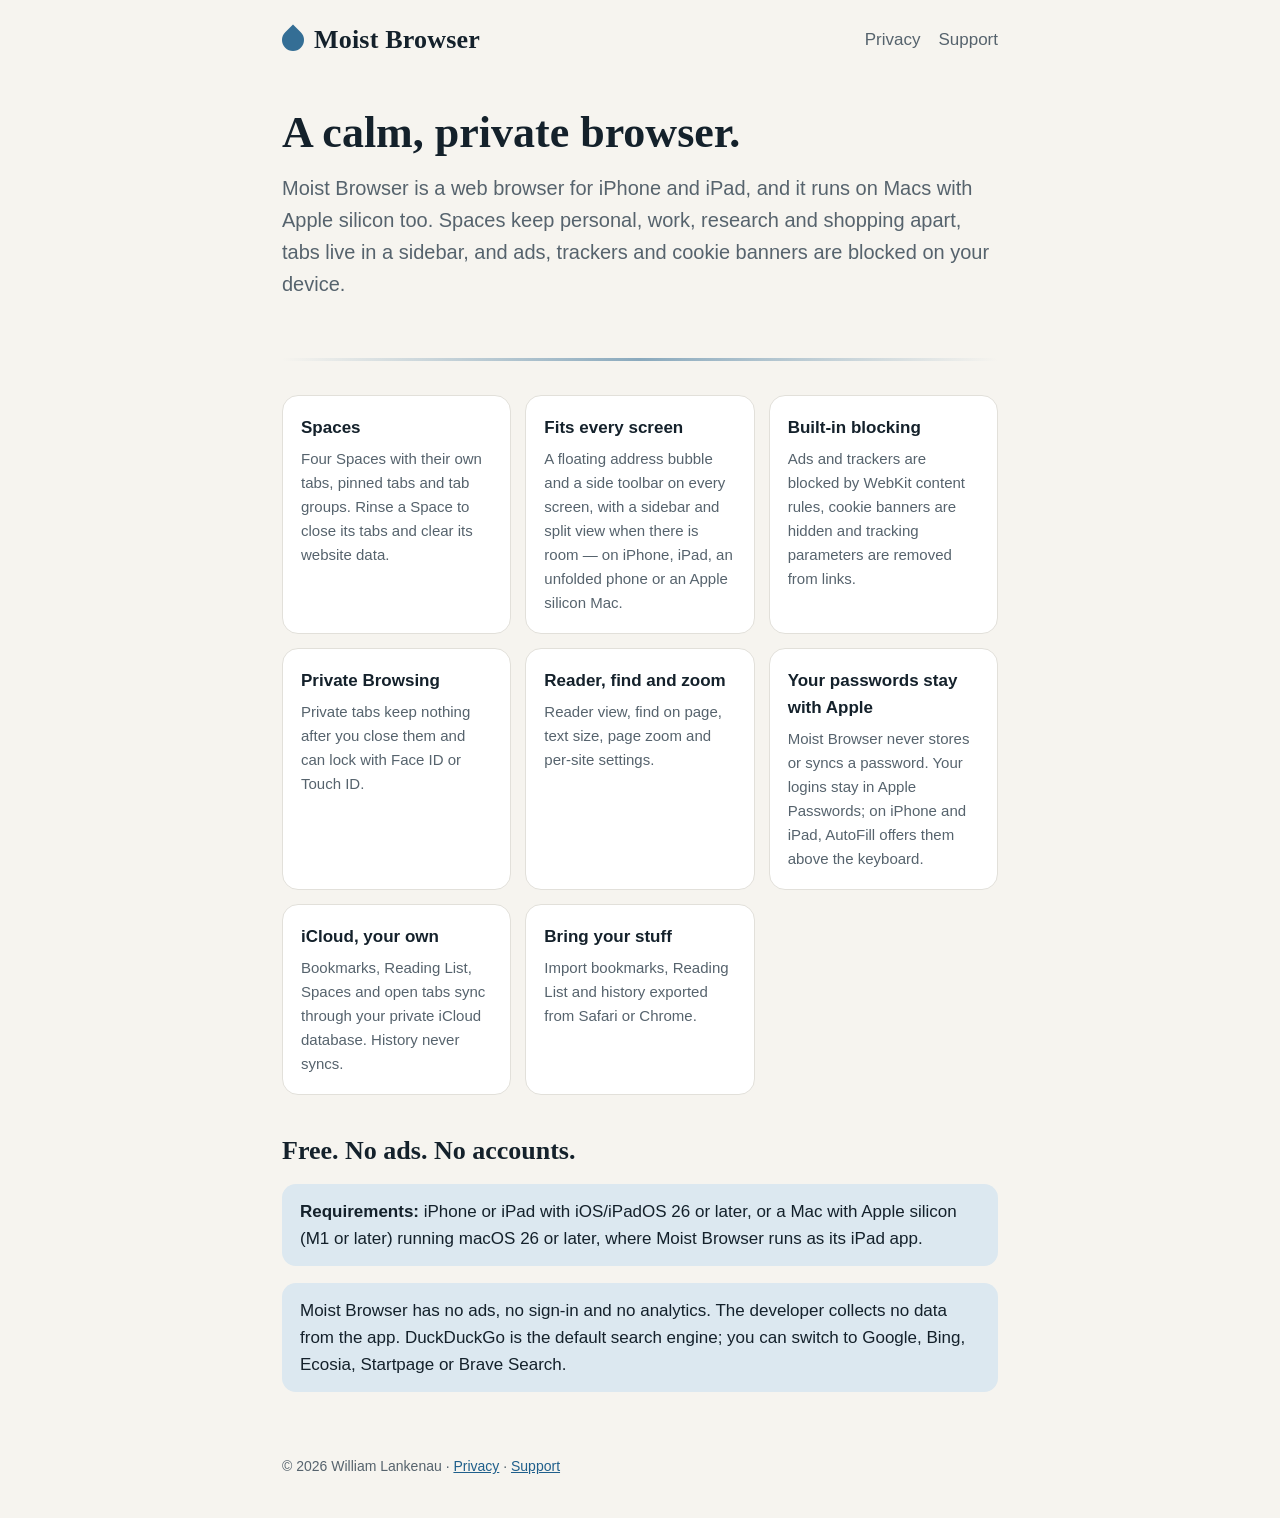
<file: index.html>
<!doctype html>
<html lang="en">
<head>
<meta charset="utf-8"><meta name="viewport" content="width=device-width,initial-scale=1">
<title>Moist Browser — a calm, private web browser for iPhone, iPad and Apple silicon Macs</title>
<meta name="description" content="Moist Browser is a free, private web browser for iPhone, iPad and Apple silicon Macs with Spaces, vertical tabs, split view and built-in blocking. No ads, no accounts, no data collected.">
<link rel="stylesheet" href="style.css">
</head>
<body>
<header><a class="brand" href="./"><span class="drop"></span>Moist Browser</a>
<nav><a href="privacy.html">Privacy</a><a href="support.html">Support</a></nav></header>
<main>
<section class="hero">
<h1>A calm, private browser.</h1>
<p>Moist Browser is a web browser for iPhone and iPad, and it runs on Macs with Apple silicon too. Spaces keep personal, work, research and shopping apart, tabs live in a sidebar, and ads, trackers and cookie banners are blocked on your device.</p>
</section>
<div class="ripple"></div>
<div class="grid">
<div class="card"><h3>Spaces</h3><p>Four Spaces with their own tabs, pinned tabs and tab groups. Rinse a Space to close its tabs and clear its website data.</p></div>
<div class="card"><h3>Fits every screen</h3><p>A floating address bubble and a side toolbar on every screen, with a sidebar and split view when there is room — on iPhone, iPad, an unfolded phone or an Apple silicon Mac.</p></div>
<div class="card"><h3>Built-in blocking</h3><p>Ads and trackers are blocked by WebKit content rules, cookie banners are hidden and tracking parameters are removed from links.</p></div>
<div class="card"><h3>Private Browsing</h3><p>Private tabs keep nothing after you close them and can lock with Face ID or Touch ID.</p></div>
<div class="card"><h3>Reader, find and zoom</h3><p>Reader view, find on page, text size, page zoom and per-site settings.</p></div>
<div class="card"><h3>Your passwords stay with Apple</h3><p>Moist Browser never stores or syncs a password. Your logins stay in Apple Passwords; on iPhone and iPad, AutoFill offers them above the keyboard.</p></div>
<div class="card"><h3>iCloud, your own</h3><p>Bookmarks, Reading List, Spaces and open tabs sync through your private iCloud database. History never syncs.</p></div>
<div class="card"><h3>Bring your stuff</h3><p>Import bookmarks, Reading List and history exported from Safari or Chrome.</p></div>
</div>
<h2>Free. No ads. No accounts.</h2>
<p class="note"><strong>Requirements:</strong> iPhone or iPad with iOS/iPadOS 26 or later, or a Mac with Apple silicon (M1 or later) running macOS 26 or later, where Moist Browser runs as its iPad app.</p>
<p class="note">Moist Browser has no ads, no sign-in and no analytics. The developer collects no data from the app. DuckDuckGo is the default search engine; you can switch to Google, Bing, Ecosia, Startpage or Brave Search.</p>
</main>
<footer>© 2026 William Lankenau · <a href="privacy.html">Privacy</a> · <a href="support.html">Support</a></footer>
</body>
</html>
</file>
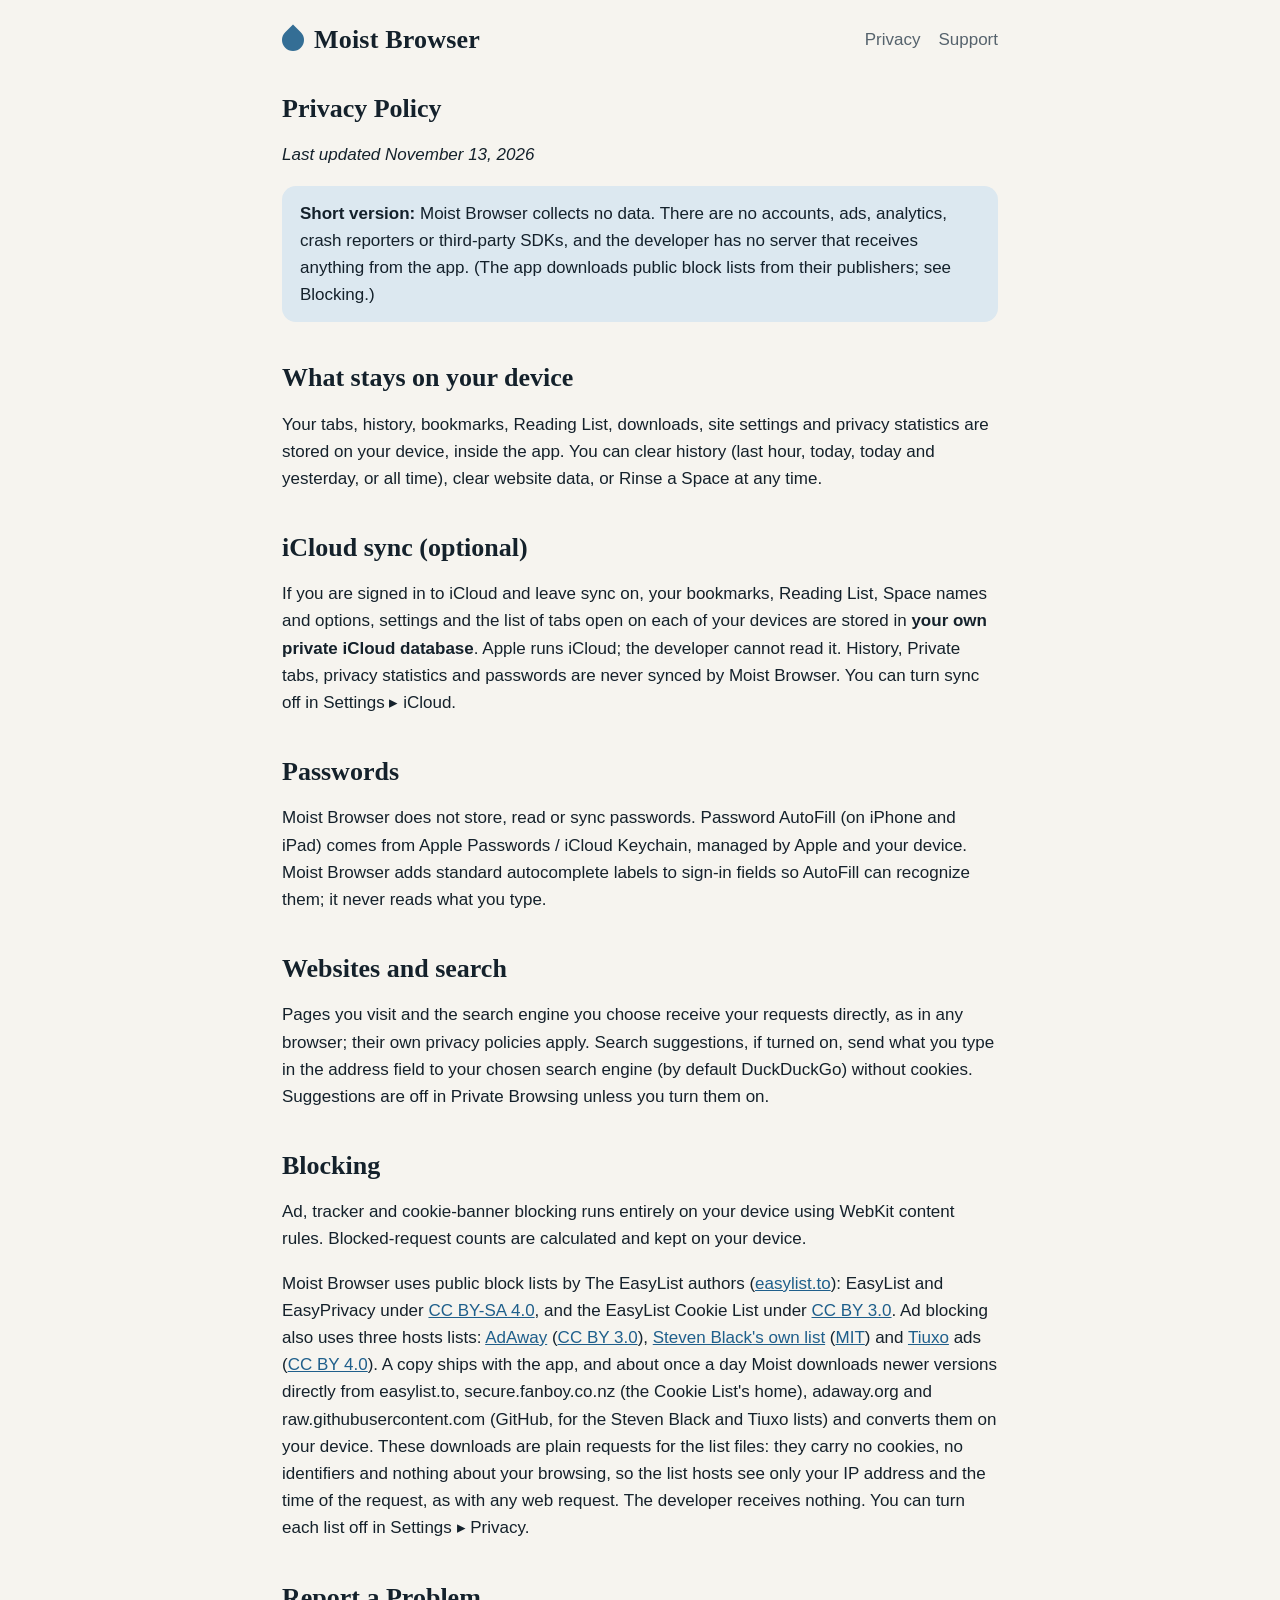
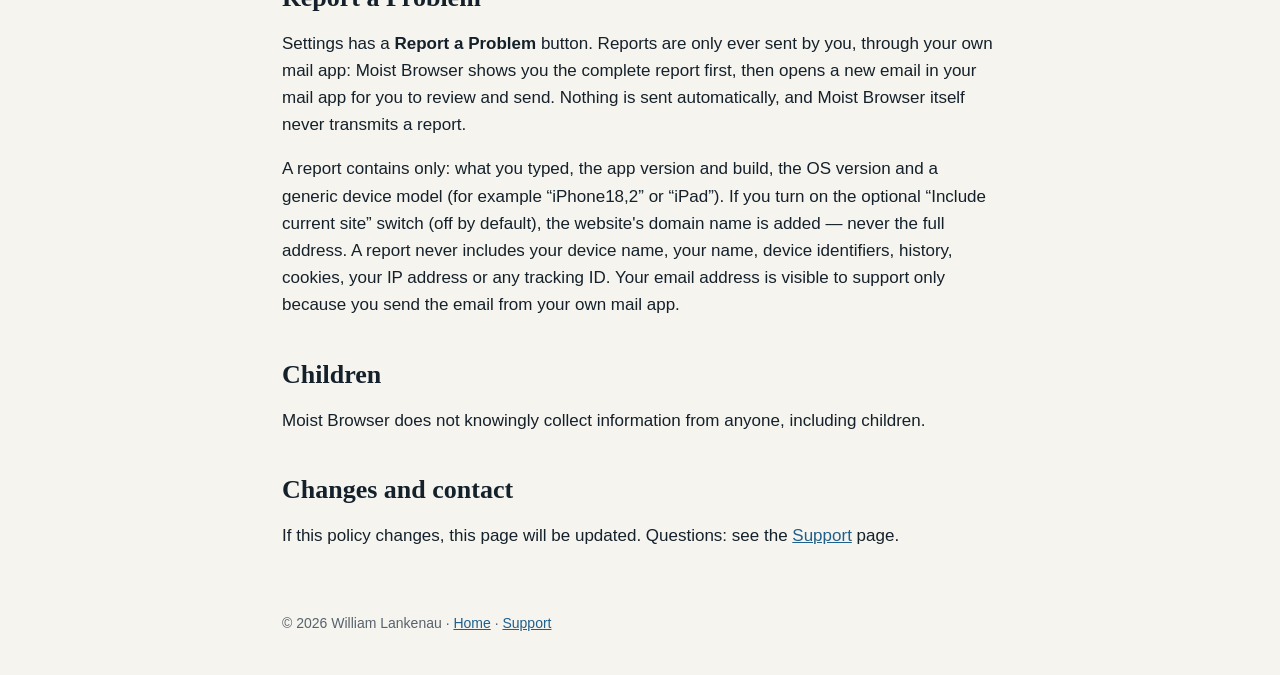
<file: privacy.html>
<!doctype html>
<html lang="en">
<head>
<meta charset="utf-8"><meta name="viewport" content="width=device-width,initial-scale=1">
<title>Privacy — Moist Browser</title>
<link rel="stylesheet" href="style.css">
</head>
<body>
<header><a class="brand" href="./"><span class="drop"></span>Moist Browser</a>
<nav><a href="privacy.html">Privacy</a><a href="support.html">Support</a></nav></header>
<main>
<h2>Privacy Policy</h2>
<p><em>Last updated November 13, 2026</em></p>
<p class="note"><strong>Short version:</strong> Moist Browser collects no data. There are no accounts, ads, analytics, crash reporters or third-party SDKs, and the developer has no server that receives anything from the app. (The app downloads public block lists from their publishers; see Blocking.)</p>

<h2>What stays on your device</h2>
<p>Your tabs, history, bookmarks, Reading List, downloads, site settings and privacy statistics are stored on your device, inside the app. You can clear history (last hour, today, today and yesterday, or all time), clear website data, or Rinse a Space at any time.</p>

<h2>iCloud sync (optional)</h2>
<p>If you are signed in to iCloud and leave sync on, your bookmarks, Reading List, Space names and options, settings and the list of tabs open on each of your devices are stored in <strong>your own private iCloud database</strong>. Apple runs iCloud; the developer cannot read it. History, Private tabs, privacy statistics and passwords are never synced by Moist Browser. You can turn sync off in Settings ▸ iCloud.</p>

<h2>Passwords</h2>
<p>Moist Browser does not store, read or sync passwords. Password AutoFill (on iPhone and iPad) comes from Apple Passwords / iCloud Keychain, managed by Apple and your device. Moist Browser adds standard autocomplete labels to sign-in fields so AutoFill can recognize them; it never reads what you type.</p>

<h2>Websites and search</h2>
<p>Pages you visit and the search engine you choose receive your requests directly, as in any browser; their own privacy policies apply. Search suggestions, if turned on, send what you type in the address field to your chosen search engine (by default DuckDuckGo) without cookies. Suggestions are off in Private Browsing unless you turn them on.</p>

<h2>Blocking</h2>
<p>Ad, tracker and cookie-banner blocking runs entirely on your device using WebKit content rules. Blocked-request counts are calculated and kept on your device.</p>
<p>Moist Browser uses public block lists by The EasyList authors (<a href="https://easylist.to/">easylist.to</a>): EasyList and EasyPrivacy under <a href="https://creativecommons.org/licenses/by-sa/4.0/">CC BY-SA 4.0</a>, and the EasyList Cookie List under <a href="https://creativecommons.org/licenses/by/3.0/">CC BY 3.0</a>. Ad blocking also uses three hosts lists: <a href="https://adaway.org/">AdAway</a> (<a href="https://creativecommons.org/licenses/by/3.0/">CC BY 3.0</a>), <a href="https://github.com/StevenBlack/hosts">Steven Black's own list</a> (<a href="https://github.com/StevenBlack/hosts/blob/master/license.txt">MIT</a>) and <a href="https://github.com/tiuxo/hosts">Tiuxo</a> ads (<a href="https://creativecommons.org/licenses/by/4.0/">CC BY 4.0</a>). A copy ships with the app, and about once a day Moist downloads newer versions directly from easylist.to, secure.fanboy.co.nz (the Cookie List's home), adaway.org and raw.githubusercontent.com (GitHub, for the Steven Black and Tiuxo lists) and converts them on your device. These downloads are plain requests for the list files: they carry no cookies, no identifiers and nothing about your browsing, so the list hosts see only your IP address and the time of the request, as with any web request. The developer receives nothing. You can turn each list off in Settings ▸ Privacy.</p>

<h2>Report a Problem</h2>
<p>Settings has a <strong>Report a Problem</strong> button. Reports are only ever sent by you, through your own mail app: Moist Browser shows you the complete report first, then opens a new email in your mail app for you to review and send. Nothing is sent automatically, and Moist Browser itself never transmits a report.</p>
<p>A report contains only: what you typed, the app version and build, the OS version and a generic device model (for example “iPhone18,2” or “iPad”). If you turn on the optional “Include current site” switch (off by default), the website's domain name is added — never the full address. A report never includes your device name, your name, device identifiers, history, cookies, your IP address or any tracking ID. Your email address is visible to support only because you send the email from your own mail app.</p>

<h2>Children</h2>
<p>Moist Browser does not knowingly collect information from anyone, including children.</p>

<h2>Changes and contact</h2>
<p>If this policy changes, this page will be updated. Questions: see the <a href="support.html">Support</a> page.</p>
</main>
<footer>© 2026 William Lankenau · <a href="./">Home</a> · <a href="support.html">Support</a></footer>
</body>
</html>
</file>
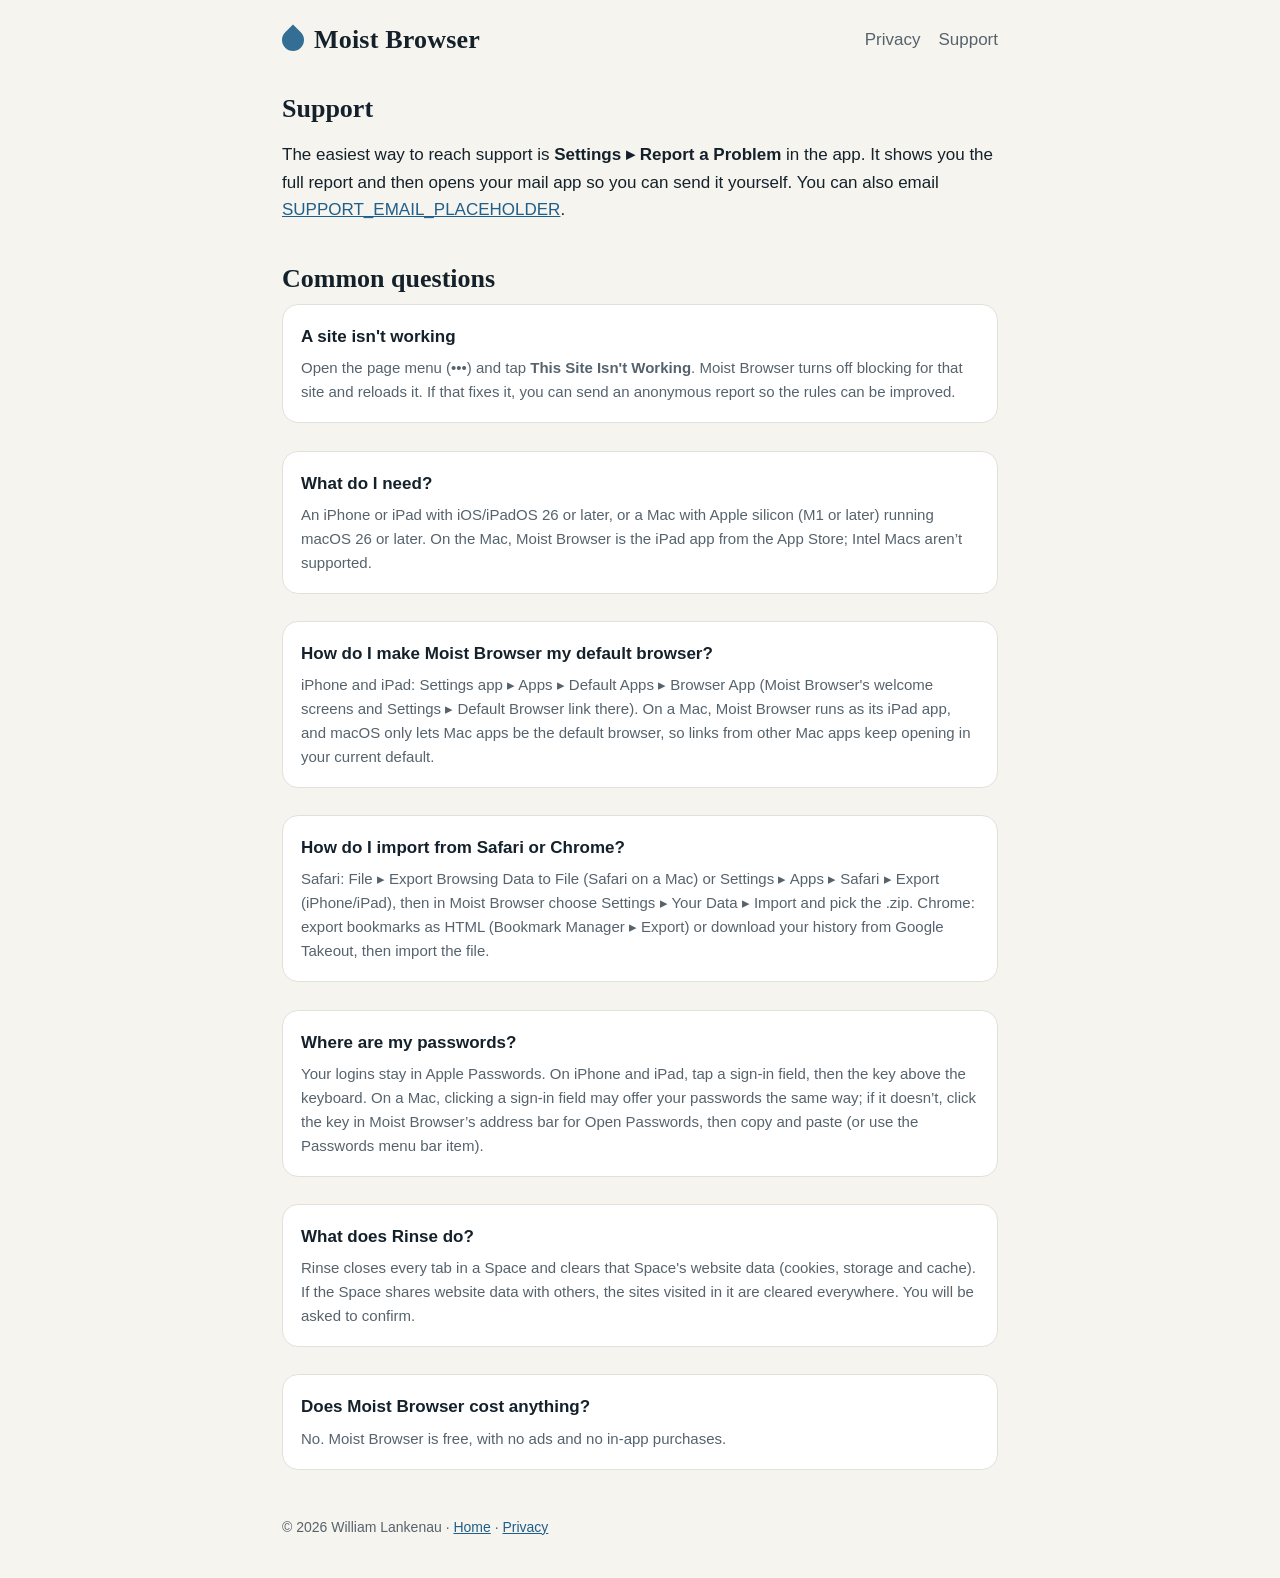
<file: support.html>
<!doctype html>
<html lang="en">
<head>
<meta charset="utf-8"><meta name="viewport" content="width=device-width,initial-scale=1">
<title>Support — Moist Browser</title>
<link rel="stylesheet" href="style.css">
</head>
<body>
<header><a class="brand" href="./"><span class="drop"></span>Moist Browser</a>
<nav><a href="privacy.html">Privacy</a><a href="support.html">Support</a></nav></header>
<main>
<h2>Support</h2>
<p>The easiest way to reach support is <strong>Settings ▸ Report a Problem</strong> in the app. It shows you the full report and then opens your mail app so you can send it yourself. You can also email <a href="mailto:SUPPORT_EMAIL_PLACEHOLDER">SUPPORT_EMAIL_PLACEHOLDER</a>.</p>

<h2>Common questions</h2>
<div class="card"><h3>A site isn't working</h3><p>Open the page menu (•••) and tap <strong>This Site Isn't Working</strong>. Moist Browser turns off blocking for that site and reloads it. If that fixes it, you can send an anonymous report so the rules can be improved.</p></div><br>
<div class="card"><h3>What do I need?</h3><p>An iPhone or iPad with iOS/iPadOS 26 or later, or a Mac with Apple silicon (M1 or later) running macOS 26 or later. On the Mac, Moist Browser is the iPad app from the App Store; Intel Macs aren’t supported.</p></div><br>
<div class="card"><h3>How do I make Moist Browser my default browser?</h3><p>iPhone and iPad: Settings app ▸ Apps ▸ Default Apps ▸ Browser App (Moist Browser's welcome screens and Settings ▸ Default Browser link there). On a Mac, Moist Browser runs as its iPad app, and macOS only lets Mac apps be the default browser, so links from other Mac apps keep opening in your current default.</p></div><br>
<div class="card"><h3>How do I import from Safari or Chrome?</h3><p>Safari: File ▸ Export Browsing Data to File (Safari on a Mac) or Settings ▸ Apps ▸ Safari ▸ Export (iPhone/iPad), then in Moist Browser choose Settings ▸ Your Data ▸ Import and pick the .zip. Chrome: export bookmarks as HTML (Bookmark Manager ▸ Export) or download your history from Google Takeout, then import the file.</p></div><br>
<div class="card"><h3>Where are my passwords?</h3><p>Your logins stay in Apple Passwords. On iPhone and iPad, tap a sign-in field, then the key above the keyboard. On a Mac, clicking a sign-in field may offer your passwords the same way; if it doesn’t, click the key in Moist Browser’s address bar for Open Passwords, then copy and paste (or use the Passwords menu bar item).</p></div><br>
<div class="card"><h3>What does Rinse do?</h3><p>Rinse closes every tab in a Space and clears that Space's website data (cookies, storage and cache). If the Space shares website data with others, the sites visited in it are cleared everywhere. You will be asked to confirm.</p></div><br>
<div class="card"><h3>Does Moist Browser cost anything?</h3><p>No. Moist Browser is free, with no ads and no in-app purchases.</p></div>
</main>
<footer>© 2026 William Lankenau · <a href="./">Home</a> · <a href="privacy.html">Privacy</a></footer>
</body>
</html>
</file>
<file: style.css>
/* Moist Browser website — palette A (misty ivory + deep sea blue), same as the app's default Theme. */
:root{--bg:#F6F4EF;--card:#FFFFFF;--ink:#14212B;--muted:#56636D;--accent:#1F5F8B;--mist:#DCE8F0;--line:#E2E0DA}
@media (prefers-color-scheme:dark){:root{--bg:#111418;--card:#1A2027;--ink:#E8EEF2;--muted:#9AA8B3;--accent:#6FB3E0;--mist:#1E2C38;--line:#27303A}}
*{box-sizing:border-box}
body{margin:0;font:17px/1.6 -apple-system,BlinkMacSystemFont,"Segoe UI",Helvetica,Arial,sans-serif;background:var(--bg);color:var(--ink)}
a{color:var(--accent)}
header,main,footer{max-width:760px;margin:0 auto;padding:0 22px}
header{display:flex;align-items:center;justify-content:space-between;padding-top:26px}
.brand{font:600 26px/1 "New York",Georgia,serif;letter-spacing:.2px;text-decoration:none;color:var(--ink);display:flex;align-items:center;gap:10px}
.drop{width:22px;height:22px;background:var(--accent);border-radius:50% 0 50% 50%;transform:rotate(-45deg);opacity:.9}
nav a{margin-left:18px;text-decoration:none;color:var(--muted)}
nav a:hover{color:var(--accent)}
.hero{padding:56px 0 24px}
.hero h1{font:600 44px/1.1 "New York",Georgia,serif;margin:0 0 14px}
.hero p{font-size:20px;color:var(--muted);margin:0}
.ripple{height:3px;border-radius:3px;background:linear-gradient(90deg,transparent,var(--accent),transparent);opacity:.5;margin:34px 0}
.grid{display:grid;grid-template-columns:repeat(auto-fit,minmax(220px,1fr));gap:14px}
.card{background:var(--card);border:1px solid var(--line);border-radius:16px;padding:18px}
.card h3{margin:0 0 6px;font-size:17px}
.card p{margin:0;color:var(--muted);font-size:15px}
h2{font:600 26px/1.2 "New York",Georgia,serif;margin:40px 0 10px}
.note{background:var(--mist);border-radius:14px;padding:14px 18px}
footer{color:var(--muted);font-size:14px;padding:46px 22px 40px}
</file>
